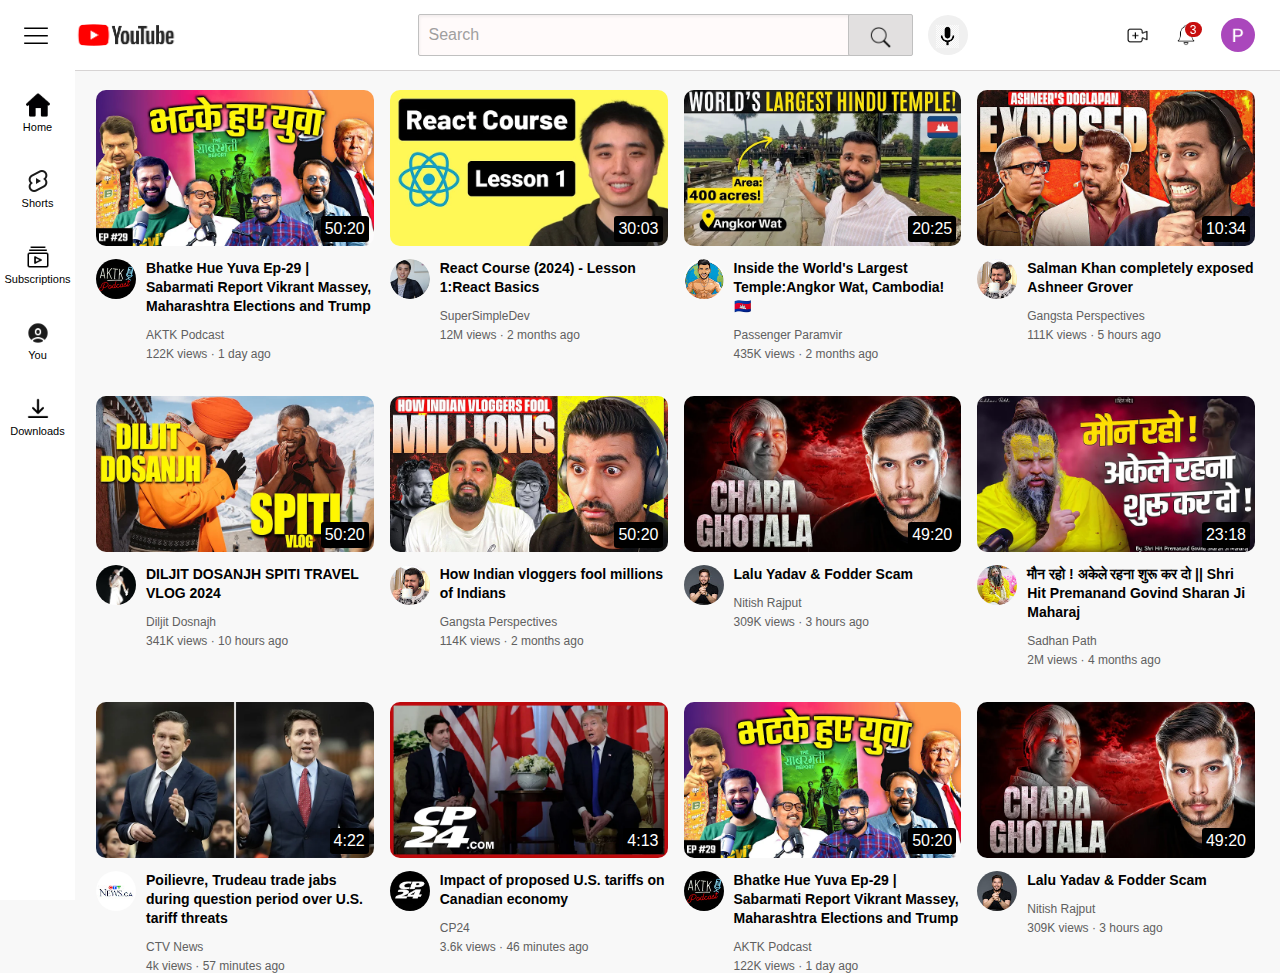
<file: index.html>
<!DOCTYPE html>
<html lang="en">
<head>
  <meta charset="UTF-8">
  <meta http-equiv="X-UA-Compatible" content="IE=edge">
  <meta name="viewport" content="width=device-width, initial-scale=1.0">

  <link rel="stylesheet" href="general.css">
  <link rel="stylesheet" href="header.css">
  <link rel="stylesheet" href="sidebar.css">
  <link rel="stylesheet" href="video.css">
  <title>Youtube-clone</title>
</head>
<body>
<div class="header">
  <div class="first-section">
    <img class="hamberger_icon"src="icons/hamburger.png" alt="hamberger">
    <img class="logo" src="icons/youtube-logo-png-46020.png" alt="youtubelogo">

  </div>
  <div class="second-section">
    <input type="text" class="search-bar" placeholder="Search">
    <button class="search-btn">
      <img class="search-icon" src="icons/icons8-search-50.png" alt="search">
      <div class="tooltip">Search</div>
    </button>
    <button class= "voice-btn">
      <img class="mike-icon" src="icons/mike.png" alt="mikesearch">
      <div class="tooltip">Search with your Voice</div>
    </button>
  </div>

  <div class="third-section">
   <div class="upload-icon-container"> 
     <img class="upload-icon" src="icons/upload.png" alt="upload-btn">
     <div class="tooltip">Create</div>
    </button>
  </div>
     
   
     <div class="notification-icon-container">
      <img class="bell-icon" src="icons/bell.png" alt="bell">
      <div class="notification-count">3</div>
      <div class="tooltip">Notifications</div>
     </div>
      
   
    <img class="profile-icon" src="icons/P.jpg" alt="profile-pic">
  </div>
</div>


<div class="sidebar">
  <div class="sidebar-link">
    <img src="icons/home.png">
    <div>Home</div>
  </div>
  <div class="sidebar-link">
    <img src="icons/shorts.png">
    <div>Shorts</div>
  </div>
  <div class="sidebar-link">
    <img src="icons/subscribe.png">
    <div>Subscriptions</div>
  </div>
  <div class="sidebar-link">
    <img src="icons/you.png">
    <div>You</div>
  </div>
  <div class="sidebar-link">
    <img src="icons/download.png">
    <div>Downloads</div>
  </div>
</div>
  

<div class="video-grid">

  <div class="video-preview">
    <div class="thumbnail-row">
      <a href="https://youtu.be/M0Njp8oEHHY?si=5jSWHCTyCnWyQFed">
      <img src="thumbnails/hq720.webp" class="thumbnail" >
      </a>
      <div class="video-time">50:20</div>
    </div>
    <div class="video-info-grid">
      <div class="channel-picture">
        <a href="https://www.youtube.com/@aktkpodcast">
        <img  class="profile-picture" src="Profile-pics/channels4_profile.jpg">
        </a>
      </div>
      <div class="video-info">
        <p class="video-title">Bhatke Hue Yuva Ep-29 | Sabarmati Report Vikrant Massey, Maharashtra Elections and Trump
        </p>
     
      <p class="video-author">AKTK Podcast</p>
      <p class="video-stats">122K views &#183; 1 day ago </p>
      </div>
    </div>
  </div>


  <div class="video-preview">
    <div class="thumbnail-row">
      <a href="https://youtu.be/ZXIN4Nee5JU?si=HjpEU2_CnOynO9Zi">
      <img src="thumbnails/hq720 (2).webp" class="thumbnail" >
      </a>
      <div class="video-time">30:03</div>
    </div>
    <div class="video-info-grid">
      <div class="channel-picture">
      <a href="https://www.youtube.com/@SuperSimpleDev">
       <img  class="profile-picture" src="Profile-pics/unnamed.jpg">
       </a>
      </div>
      <div class="video-info">
        <p class="video-title">React Course (2024) - Lesson 1:React Basics
        </p>
     
      <p class="video-author">SuperSimpleDev</p>
      <p class="video-stats">12M views &#183; 2 months ago </p>
      </div>
    </div>
  </div>


  <div class="video-preview">
    <div class="thumbnail-row">
      <a href="https://youtu.be/-Rwsk8UQOJ4?si=z0nGiY_mLv_vkczn">
      <img src="thumbnails/prm.webp" class="thumbnail" >
      </a>
      <div class="video-time">20:25</div>
    </div>
    <div class="video-info-grid">
      <div class="channel-picture">
        <a href="https://www.youtube.com/@PassengerParamvir">
        <img  class="profile-picture" src="Profile-pics/unnamed (1).jpg">
        </a>
      </div>
      <div class="video-info">
        <p class="video-title">Inside the World's Largest Temple:Angkor Wat, Cambodia!  🇰🇭
        </p>
     
      <p class="video-author">Passenger Paramvir </p>
      <p class="video-stats">435K views &#183; 2 months ago </p>
      </div>
    </div>
  </div>


  <div class="video-preview">
    <div class="thumbnail-row">
      <a href="https://youtu.be/7NUsRgsIjLA?si=JHxceRpOCe2ddjB9">
      <img src="thumbnails/hq720 (3).webp" class="thumbnail" >
      </a>
      <div class="video-time">10:34</div>
    </div>
    <div class="video-info-grid">
      <div class="channel-picture">
        <a href="https://www.youtube.com/@GangstaPerspectives">
        <img  class="profile-picture" src="Profile-pics/channels4_profile2.jpg">
        </a>
      </div>
      <div class="video-info">
        <p class="video-title">Salman Khan completely exposed Ashneer Grover
        </p>
     
      <p class="video-author">Gangsta Perspectives</p>
      <p class="video-stats">111K views &#183; 5 hours ago </p>
      </div>
    </div>
  </div>


  <div class="video-preview">
    <div class="thumbnail-row">
      <a href="https://youtu.be/gM3G7lhoo3Y?si=6WlT1w_4XC_iR7v2">
      <img src="thumbnails/hq720 (5).webp" class="thumbnail" >
      </a>
      <div class="video-time">50:20</div>
    </div>
    <div class="video-info-grid">
      <div class="channel-picture">
        <a href="https://www.youtube.com/@diljitdosanjh">
        <img  class="profile-picture" src="Profile-pics/channels4_profile3.jpg">
        </a>
      </div>
      <div class="video-info">
        <p class="video-title">DILJIT DOSANJH SPITI TRAVEL VLOG 2024
        </p>
     
      <p class="video-author">Diljit Dosnajh</p>
      <p class="video-stats">341K views &#183; 10 hours ago </p>
      </div>
    </div>
  </div>


  <div class="video-preview">
    <div class="thumbnail-row">
      <a href="https://youtu.be/sMOR_0wzwss?si=bD5jGxUanmrZVbPz">
      <img src="thumbnails/hq720 (4).webp" class="thumbnail" >
      </a>
      <div class="video-time">50:20</div>
    </div>
    <div class="video-info-grid">
      <div class="channel-picture">
        <a href="https://www.youtube.com/@GangstaPerspectives">
        <img  class="profile-picture" src="Profile-pics/channels4_profile2.jpg">
        </a>
      </div>
      <div class="video-info">
        <p class="video-title">How Indian vloggers fool millions of Indians
        </p>
     
      <p class="video-author">Gangsta Perspectives</p>
      <p class="video-stats">114K views &#183; 2 months ago </p>
      </div>
    </div>
  </div>


  <div class="video-preview">
    <div class="thumbnail-row">
      <a href="https://youtu.be/cS7dRn7wraI?si=jm-i-syaL3i1iTqE">
      <img src="thumbnails/hq720 (6).webp" class="thumbnail" >
      </a>
      <div class="video-time">49:20</div>
    </div>
    <div class="video-info-grid">
      <div class="channel-picture">
        <a href="https://www.youtube.com/@NitishRajput">
        <img  class="profile-picture" src="Profile-pics/channels4_profile4.jpg">
        </a>
      </div>
      <div class="video-info">
        <p class="video-title">Lalu Yadav & Fodder Scam
        </p>
     
      <p class="video-author">Nitish Rajput</p>
      <p class="video-stats">309K views &#183; 3 hours ago </p>
      </div>
    </div>
  </div>


  <div class="video-preview">
    <div class="thumbnail-row">
      <a href="https://youtu.be/MpbOnKYxjWg?si=aSro5Kh3epI9o_JY">
      <img src="thumbnails/hq720 (7).webp" class="thumbnail" >
      </a>
      <div class="video-time">23:18</div>
    </div>
    <div class="video-info-grid">
      <div class="channel-picture">
        <a href="https://www.youtube.com/@SadhanPath">
        <img  class="profile-picture" src="Profile-pics/channels4_profile5.jpg">
        </a>
      </div>
      <div class="video-info">
        <p class="video-title">मौन रहो ! अकेले रहना शुरू कर दो || Shri Hit Premanand Govind Sharan Ji Maharaj
        </p>
     
      <p class="video-author">Sadhan Path</p>
      <p class="video-stats">2M views &#183; 4 months ago </p>
      </div>
    </div>
  </div>


  <div class="video-preview">
    <div class="thumbnail-row">
      <a href="https://youtu.be/LuByVET0HUo?si=wLJPAMCYUBfTg0h-">
      <img src="thumbnails/hq720 (8).webp" class="thumbnail" >
      </a>
      <div class="video-time">4:22</div>
    </div>
    <div class="video-info-grid">
      <div class="channel-picture">
        <a href="https://www.youtube.com/@CTVNews">
        <img  class="profile-picture" src="Profile-pics/channels4_profile6.jpg">
        </a>
      </div>
      <div class="video-info">
        <p class="video-title">
          Poilievre, Trudeau trade jabs during question period over U.S. tariff threats
        </p>
     
      <p class="video-author">CTV News</p>
      <p class="video-stats">4k views &#183; 57 minutes ago </p>
      </div>
    </div>
  </div>


  <div class="video-preview">
    <div class="thumbnail-row">
      <a href="https://youtu.be/LhjPDQnWFnQ?si=f0ieQLMcr3mbvO_G">
      <img src="thumbnails/hq720 (9).webp" class="thumbnail" >
      </a>
      <div class="video-time">4:13</div>
    </div>
    <div class="video-info-grid">
      <div class="channel-picture">
        <a href="https://www.youtube.com/@CP24">
        <img  class="profile-picture" src="Profile-pics/unnamed7.jpg">
        </a>
      </div>
      <div class="video-info">
        <p class="video-title">
          Impact of proposed U.S. tariffs on Canadian economy
        </p>
     
      <p class="video-author">CP24</p>
      <p class="video-stats">3.6k views &#183; 46 minutes ago </p>
      </div>
    </div>
  </div>


  <div class="video-preview">
    <div class="thumbnail-row">
      <a href="https://youtu.be/M0Njp8oEHHY?si=5jSWHCTyCnWyQFed">
      <img src="thumbnails/hq720.webp" class="thumbnail" >
      </a>
      <div class="video-time">50:20</div>
    </div>
    <div class="video-info-grid">
      <div class="channel-picture">
        <a href="https://www.youtube.com/@aktkpodcast">
        <img  class="profile-picture" src="Profile-pics/channels4_profile.jpg">
        </a>
      </div>
      <div class="video-info">
        <p class="video-title">Bhatke Hue Yuva Ep-29 | Sabarmati Report Vikrant Massey, Maharashtra Elections and Trump
        </p>
     
      <p class="video-author">AKTK Podcast</p>
      <p class="video-stats">122K views &#183; 1 day ago </p>
      </div>
    </div>
  </div>


  <div class="video-preview">
    <div class="thumbnail-row">
      <a href="https://youtu.be/cS7dRn7wraI?si=jm-i-syaL3i1iTqE">
      <img src="thumbnails/hq720 (6).webp" class="thumbnail" >
      </a>
      <div class="video-time">49:20</div>
    </div>
    <div class="video-info-grid">
      <div class="channel-picture">
        <a href="https://www.youtube.com/@NitishRajput">
        <img  class="profile-picture" src="Profile-pics/channels4_profile4.jpg">
        </a>
      </div>
      <div class="video-info">
        <p class="video-title">Lalu Yadav & Fodder Scam
        </p>
     
      <p class="video-author">Nitish Rajput</p>
      <p class="video-stats">309K views &#183; 3 hours ago </p>
      </div>
    </div>
  </div>

  
    
</div>
  
    



</body>
</html>
</file>
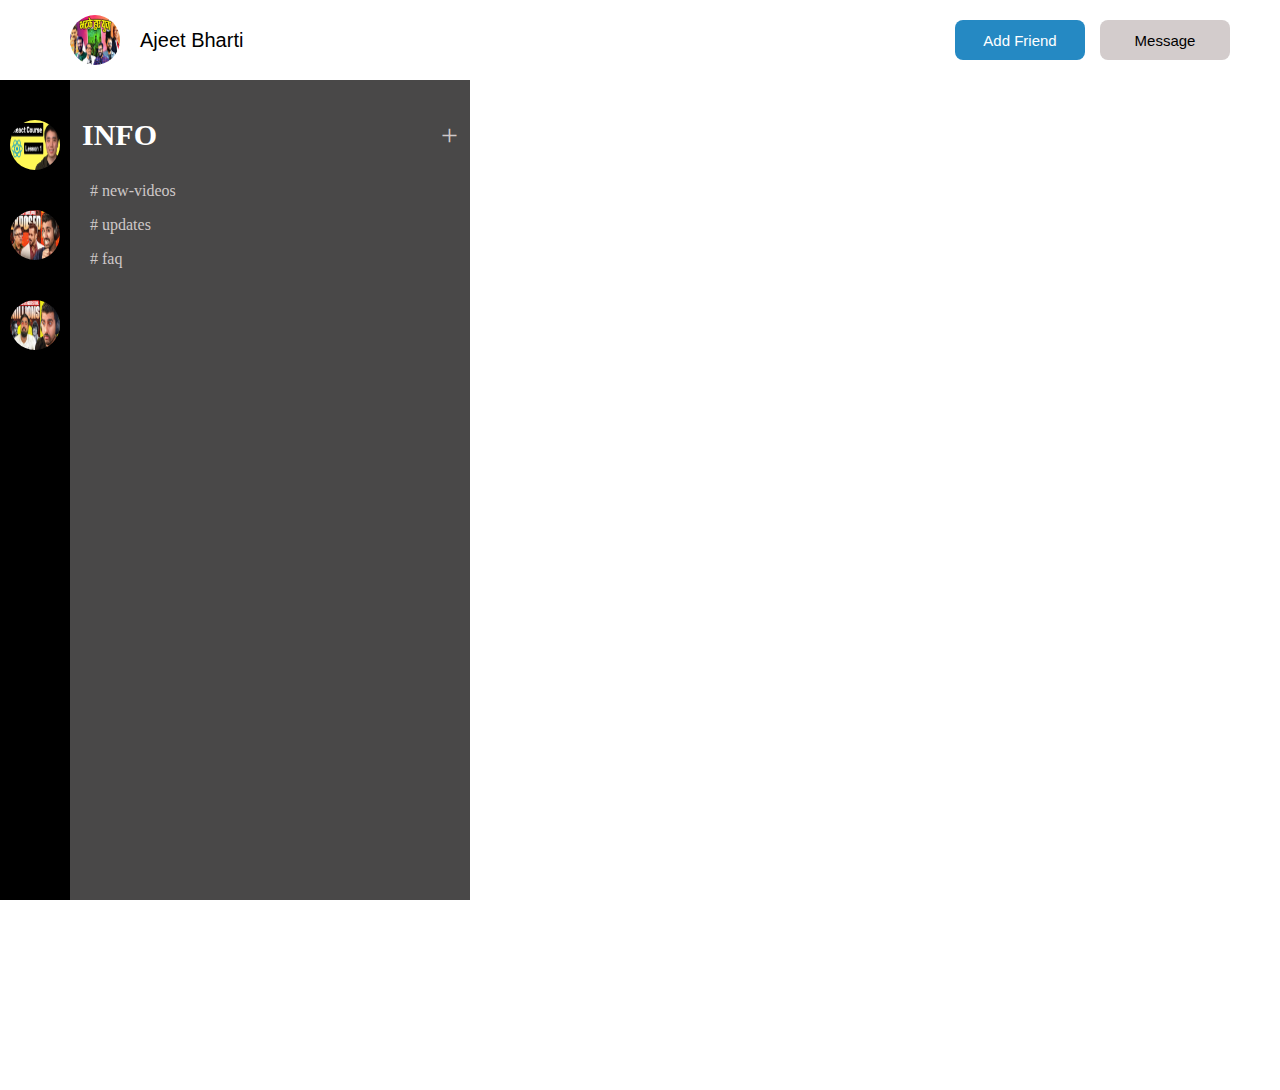
<file: practice/discord.html>
<!DOCTYPE html>
<html lang="en">
<head>
  <meta charset="UTF-8">
  <meta http-equiv="X-UA-Compatible" content="IE=edge">
  <meta name="viewport" content="width=device-width, initial-scale=1.0">

  <link rel="stylesheet" href="discord.css">
  <title>Document</title>
</head>
<body>
  <div class="header">
    <div class="left-section">
      <img class="profile-picture1" src="/thumbnails/hq720.webp" alt="">
      <p class="name">Ajeet Bharti</p>
    </div>
    <div class="right-section">
      <button class="add-friend">
          Add Friend
      </button>
      <button class="message">
        Message
      </button>
    </div>
  </div>

  <div class="sidebar">
  
  <div class="side-bar1">
    <img src="/thumbnails/hq720 (2).webp" alt="1">
    <img src="/thumbnails/hq720 (3).webp" alt="">
    <img src="/thumbnails/hq720 (4).webp" alt="">
  </div>
  <div class="side-bar2">
    <div class="header2">
      <h1 class="info">INFO</h1>
      <p class="p">+</p>
     </div>
  <div class="menu">
    <p># new-videos</p>
    <p># updates</p>
    <p># faq</p>
  </div>
  </div>


</div>  
</body>
</html>
</file>
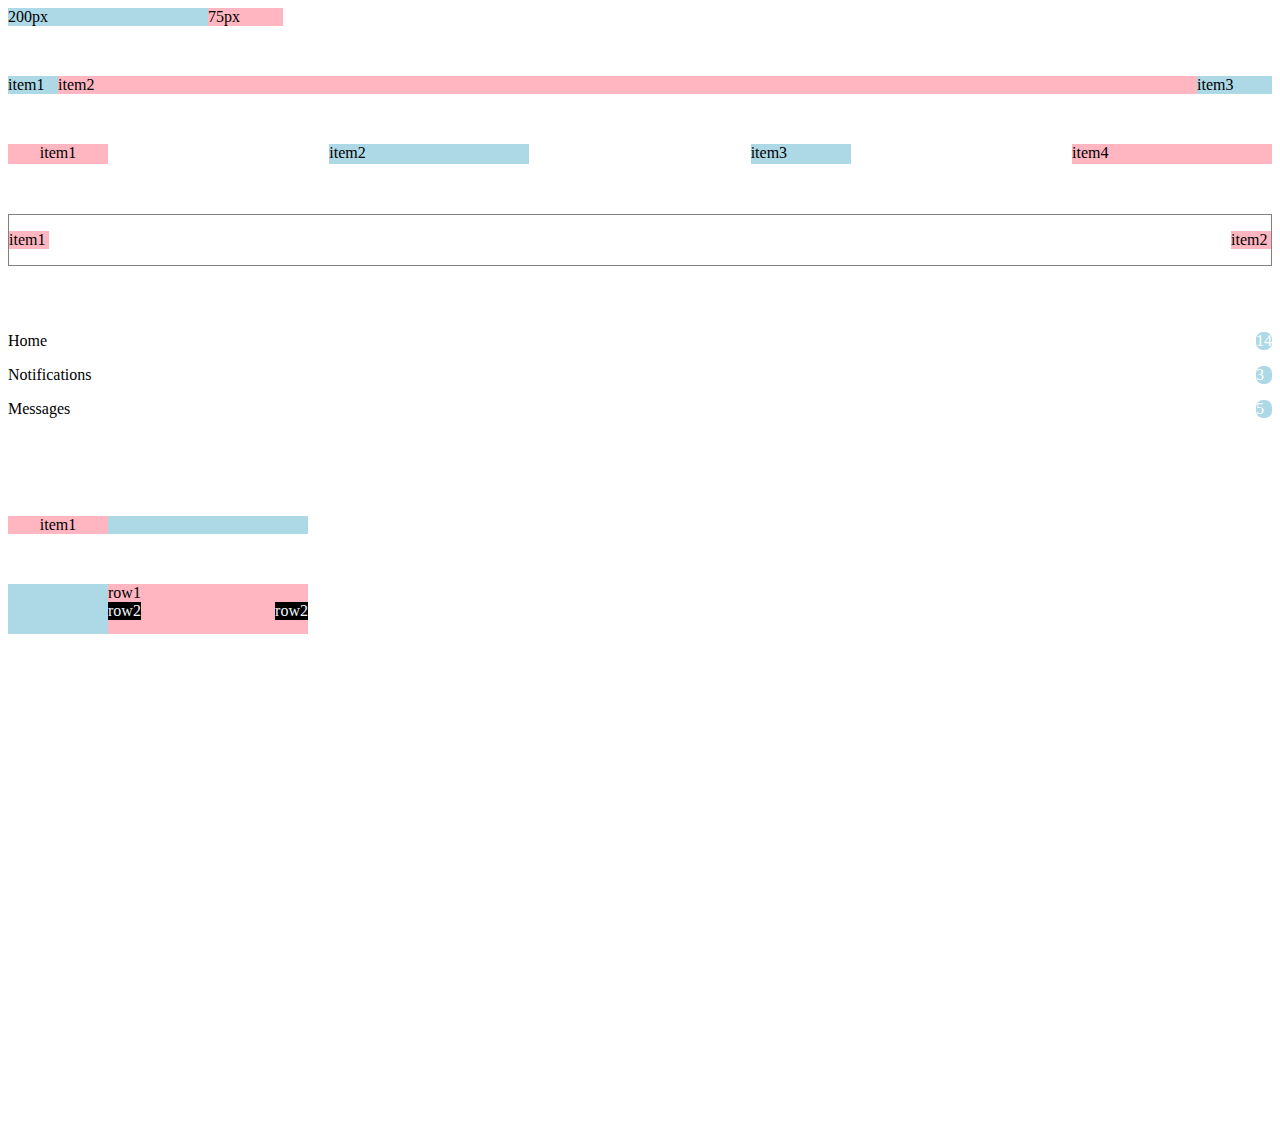
<file: practice/flex.html>
<!DOCTYPE html>
<html lang="en">
<head>
  <meta charset="UTF-8">
  <meta http-equiv="X-UA-Compatible" content="IE=edge">
  <meta name="viewport" content="width=device-width, initial-scale=1.0">
  <link rel="stylesheet" href="flex.css">
  <title>Document</title>
</head>
<body>
<div class="flexbox1">
  <div class="first">
  200px
 </div>
  <div class="second">
    75px
  </div>
</div>
  

<div class="flexbox2">
  <div class="first1">
  item1
 </div>
  <div class="second2">
    item2
  </div>
  <div class="third3">
    item3
  </div>
</div>

<div class="flexbox3">
  <div class="item1">item1</div>
  <div class="item2">item2</div>
  <div class="item3">item3</div>
  <div class="item4">item4</div>
</div>


<div class="flexbox4">
  <div class="item">item1</div>
  <div class="item">item2</div>
</div>



<div class="flexbox5">

    <div>
      <p>Home</p>
      <p>Notifications</p>
      <p>Messages</p>
    </div>
    <div class="numbers">
      <p>14</p>
      <p>3</p>
      <p>5</p>
    </div>
</div>

<div class="flex6">
<div class="item1">item1</div>
<div class="item2"></div>
</div>

<div class="flex7">

  <div class="item3"></div>

  <div class="item4">
    <div>row1</div>
    <div class="row-2-wala">
     <div class="row2-item">row2</div>
     <div class="row2-item">row2</div>
   
    </div>
</div>
</div>

</body>
</html>
</file>
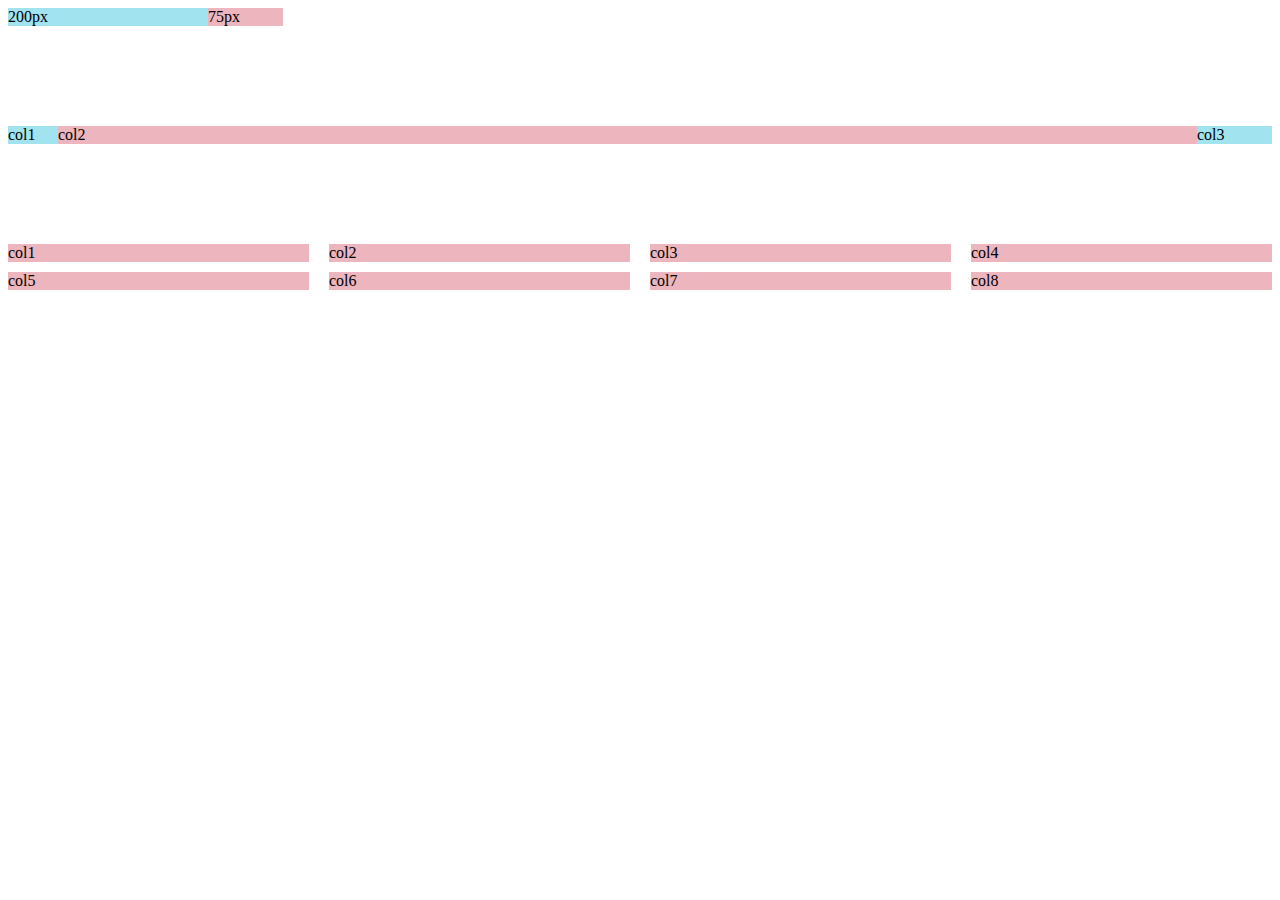
<file: practice/grid.html>
<!DOCTYPE html>
<html lang="en">
<head>
  <meta charset="UTF-8">
  <meta http-equiv="X-UA-Compatible" content="IE=edge">
  <meta name="viewport" content="width=device-width, initial-scale=1.0">
  <title>Document</title>

  <link rel="stylesheet" href="grid.css">
</head>
<body>
  <div class="grid">
    <div class="first">200px</div>
    <div class="second">75px</div>
  </div>

  <div class="grid2">
    <div class="col1">col1</div>
    <div class="col2">col2</div>
    <div class="col3">col3</div>
  </div>

  <!-- 3-->
  <div class="grid3">
    <div class="col8">col1</div>
    <div class="col8">col2</div>
    <div class="col8">col3</div>
    <div class="col8">col4</div>
    <div class="col8">col5</div>
    <div class="col8">col6</div>
    <div class="col8">col7</div>
    <div class="col8">col8</div>
  </div>
</body>
</html>
</file>
<file: general.css>
/* general */
p{
  font-family: Arial ;
  margin-top: 0;
  margin-bottom: 0;
 
}
body{
  margin: 0;
  padding-top: 90px;
  padding-left: 96px;
  padding-right: 25px;
  background-color: rgb(248, 248, 248);
}



/* Side bar */


/* video */
</file>
<file: header.css>
.header{
  display: flex;
  flex-direction: row;
  height: 70px;
  justify-content: space-between;
  position: fixed;
  top: 0;
  left: 0;
  right: 0;
  background-color: white;
  border-bottom-width: 1px;
  border-bottom-style: solid;
  border-bottom-color: rgb(215, 212, 212) ;
  z-index: 100;
}
.first-section{
 

  display: flex;
  align-items: center;
}

.hamberger_icon{
 height: 24px;
 margin-left: 24px;
 margin-right: 24px;
 }
.logo{
  height: 60px;
}

.second-section{

  flex: 1;
  margin-left: 150px;
  margin-right: 70px;
  max-width: 550px;
  display: flex;
  align-items: center;
}
.search-bar{
  height: 38px;
  flex: 1;
  padding-left: 10px;
  background-color: rgb(255, 250, 250);
  border-width: 1px;
  border-color: rgb(192, 192, 192);
  border-style: solid;
  border-radius: 2px;
  font-size: 16px;
  box-shadow: inset 1px 2px 3px rgb(0,0,0, 0.05);
  width: 0;
  
  
}
.search-bar::placeholder{
 
  font-family: arial;
  font-size: 16px;
  color: rgb(160, 159, 159);
}
.search-icon{
  width: 23px;
  margin-top: 5px;
}
.search-btn{
  height: 42px;
  width: 65px;
  background-color: rgb(226, 224, 224);
  border-width: 1px;
  border-color: rgb(192, 192, 192);
  border-style: solid;
  border-radius: 2px;
  margin-left: -3px;
  

}
.search-btn, .voice-btn, .upload-icon-container, 
.notification-icon-container{
  display: flex;
  justify-content: center;
  align-items: center;

  position: relative;
}
.search-btn .tooltip, .voice-btn .tooltip, 
.upload-icon-container .tooltip, 
.notification-icon-container .tooltip{
  position: absolute;
  background-color: gray;
  color: white;
  padding-top: 4px;
  padding-bottom: 4px;
  padding-left: 8px;
  padding-right: 8px;
  border-radius: 2px;

  bottom: -35px;
  opacity: 0;
 pointer-events: none;
 transition: opacity 0.15s;
 white-space: nowrap;

}
.search-btn:hover .tooltip, .voice-btn:hover .tooltip, 
.upload-icon-container:hover .tooltip, .notification-icon-container:hover .tooltip{
  opacity: 1;
  
}
.mike-icon{
height: 23px;
width: 23px;
margin-top: 3px;
}
.voice-btn{
 height: 40px;
 width: 40px;
 background-color: rgb(240, 240, 240);
 border-color: rgb(192, 192, 192);
 border-style: solid;
 border-radius: 20px;
 margin-left: 15px;
 border: none;
 
 position: relative;
}
.third-section{
  width: 130px;
  display: flex;
  align-items: center;
  margin-right: 25px;
  justify-content: space-between;
  flex-shrink: 0;
}
.upload-icon{
  width: 25px;
  height: 25px;

}
.bell-icon{
  width: 20px;
  height: 22px;
  
}
.notification-icon-container{
  position: relative;
}
.notification-count{
  background-color: rgb(199, 14, 14);
  color: white;
  position: absolute;
  top: -2px;
  right: -6px;

  font-family: arial;
  font-size: 12px;
  padding: 0.5px 5px;
  border-radius: 10px;
}
.profile-icon{
  width: 34px;
  height: 34px;
  border-radius: 20px;
 
}
</file>
<file: sidebar.css>
.sidebar{
  background-color: white;
  position: fixed;
  top: 70px;
  left: 0;
  bottom: 0;
  width: 75px;
  z-index: 200;
  padding-top: 5px;

}

.sidebar-link{
  height: 76px;
  display: flex;
  flex-direction: column;
  justify-content: center;
  align-items: center;

 
}
.sidebar-link:hover{
  background-color: rgb(230, 227, 227);
  cursor: pointer;
}
.sidebar-link img{
  height: 24px;
  margin-bottom: 4px;
}
.sidebar-link div{
  font-family: Arial;
  font-size: 11px;
}
</file>
<file: video.css>
.video-grid{
  display: grid;
  grid-template-columns: 1fr 1fr 1fr 1fr;
  column-gap: 16px;
  row-gap: 35px;
}
@media (max-width: 600px) {
.video-grid{
  grid-template-columns: 1fr;
  transition: 0.20s ease;
}
}
@media (min-width: 601px) and (max-width: 800px)  {
  .video-grid{
    grid-template-columns: 1fr 1fr;
    transition: 0.20s ease;
  }
  }
@media (min-width: 801px) and (max-width: 1200px){
  .video-grid{
    grid-template-columns: 1fr 1fr 1fr;
    transition: 0.20s ease;
  }
}

@media (min-width: 1201px) {
  .video-grid{
    grid-template-columns: 1fr 1fr 1fr 1fr;
    transition: 0.20s ease;
  }
  }

.thumbnail{
  width: 100%;
  border-radius: 10px;
}
.thumbnail-row{
  margin-bottom: 9px;
  position: relative;
}


.video-title{
  margin-top: 0;
  font-size: 14px;
  font-weight: bold;
  line-height: 19px;
  margin-bottom: 12px;
}

.video-author, .video-stats{
  font-size: 12px;
  color:  rgb(96, 96, 96)
}
.video-author{
  margin-bottom: 5px;
}

.video-info-grid{
  display: grid;
  grid-template-columns: 50px 1fr;
}


.profile-picture{
  width: 40px;
  margin-top: 0;
  border-radius: 50px;

}

.video-time{
  background-color: black;
  color: white;
  position: absolute;
  bottom: 8px;
  right: 5px;
  font-family: arial;
  padding: 4px;
  border-radius: 3px;

}
</file>
<file: practice/discord.css>
body{
  margin: 0;
  padding-top: 90px;
  padding-bottom: 1000px;
  padding-left: 500px;
}

.header{
  background-color: white;
  height: 80px;
  margin: 0;
  display: flex;
  flex-direction: row;
   justify-content: space-between;
   position: fixed;
   top: 0;
   left: 0;
   right: 0;
   
}
.left-section{
  padding-left: 70px;
 
  display: flex;
  flex-direction: row;
  align-items: center;
}
.profile-picture1{
  width: 50px;
  height: 50px;
  border-radius: 30px;
  margin-right: 20px;
 
}
.name{
  font-size: 20px;
  font-family: Arial;
}

.right-section{
  display: flex;
  flex-direction: row;
  align-items: center;
  padding-right: 50px;
}
.add-friend{
  height: 40px;
  width: 130px;
  margin-right: 15px;
  background-color: rgb(37, 137, 195);
  color: white;
  font-family: Arial;
  font-size: 15px;
  border-style: none;
  border-radius:8px;
}
.message{
  height: 40px;
  width: 130px;
  background-color: rgb(211, 204, 204);
  color: black;
  font-family: Arial;
  font-size: 15px;
  border-style: none;
  border-radius:8px;
}

.sidebar{
  display: flex;
  flex-direction: row;
  position: fixed;
  top: 80px;
  left: 0;
  bottom: 0;
  flex: 1;
}
.side-bar1{
background-color: black;
width: 70px;
display: flex;
flex-direction: column;
align-items: center;

}
.side-bar1 img{
  width: 50px;
  height: 50px;
  border-radius: 30px;

  margin-top: 40px;

}

.side-bar2{
  background-color: rgb(73, 72, 72);
  width: 400px;


}
.header2{
  display: flex;
  flex-direction: row;
  justify-content: space-between;
  align-items: center;
  padding: 8px 12px 0 12px;
  
}
.info{
  font-size: 30px;
  
  
  color: white;
  
}
.p{
  font-size: 30px;
  
  color: rgb(207, 200, 200);
  padding-bottom: 0;
}
.menu p{
  color: rgb(207, 200, 200);
  margin-top: 0;
  margin-left: 20px;
  
}
</file>
<file: practice/flex.css>
body{
  padding-bottom: 500px;
}
.flexbox1{
  display: flex;
  flex-direction: row;
  margin-bottom: 50px;
}
.first{
  background-color: lightblue;
  width: 200px;
}
.second{
  background-color: lightpink;
  width: 75px;
}

.flexbox2{
  display: flex;
  flex-direction: row;
}

.first1{
  background-color: lightblue;
  width: 50px;
}
.second2{
  background-color: lightpink;
  flex: 1;
}
.third3{
  background-color: lightblue;
  width: 75px;
}


.flexbox3{
  display: flex;
  flex-direction: row;
  justify-content: space-between;
  margin-top: 50px;
  height: 20px;
 
  margin-bottom: 50px;
  
}
.item1{
 
  background-color: lightpink;
  width: 40px;
}
.item2{

  background-color: lightpink;
  width: 40px;
  
}
.item3{

  background-color: lightpink;
  width: 40px;
}
.item4{

  background-color: lightpink;
  width: 40px;
}

.flexbox4{
  height: 50px;
  border-color: gray;
  border-style:  solid;
  border-width: 1px;
  display: flex;
  flex-direction: row;
 align-items: center;
  justify-content: space-between;
}

.item{
  background-color: lightpink;
  width: 40px;
}

.flexbox5{
  margin-top: 50px;
  height: 200px;
  border-color: gray;
display: flex;
flex-direction: row;
justify-content: space-between;
}
.numbers p{
  background-color: lightblue;
  border-radius: 7px;
  color: white;

}

.flex6{
  display: flex;
  margin-bottom: 50px;

}
.item1{
  background-color: lightpink;
  width: 100px;
  display: flex;
  justify-content: center;
}
.item2{
  background-color: lightblue;
  width: 200px;
}

.flex7{
  display: flex;
  flex-direction: row;
  height: 50px;


}

.item3{
  background-color: lightblue;
  width: 100px;
}
.item4{
  width: 200px;
 
}

.row-2-wala{
 display: flex;
 flex-direction: row;
 justify-content: space-between;

  
}
.row2-item{
  background-color: black;
  color: aliceblue;
  
}
</file>
<file: practice/grid.css>
.grid{
  display: grid;
  grid-template-columns: 200px 75px;
  margin-bottom: 100px;
}
.first{
  background-color: rgb(161, 227, 239);
}
.second{
  background-color: rgb(237, 181, 190);
}

/*2*/
.grid2{
  display: grid;
  grid-template-columns: 50px 1fr 75px;
  margin-bottom: 100px;
}

.col1{
  background-color: rgb(161, 227, 239);
}
.col2{
  background-color: rgb(237, 181, 190);
}
.col3{
  background-color: rgb(161, 227, 239);
}
/*3*/

.grid3{
  display: grid;
  grid-template-columns: 1fr 1fr 1fr 1fr;
  row-gap: 10px;
  column-gap: 20px;
 
}

.col8{
  background-color: rgb(237, 181, 190);
}
</file>
